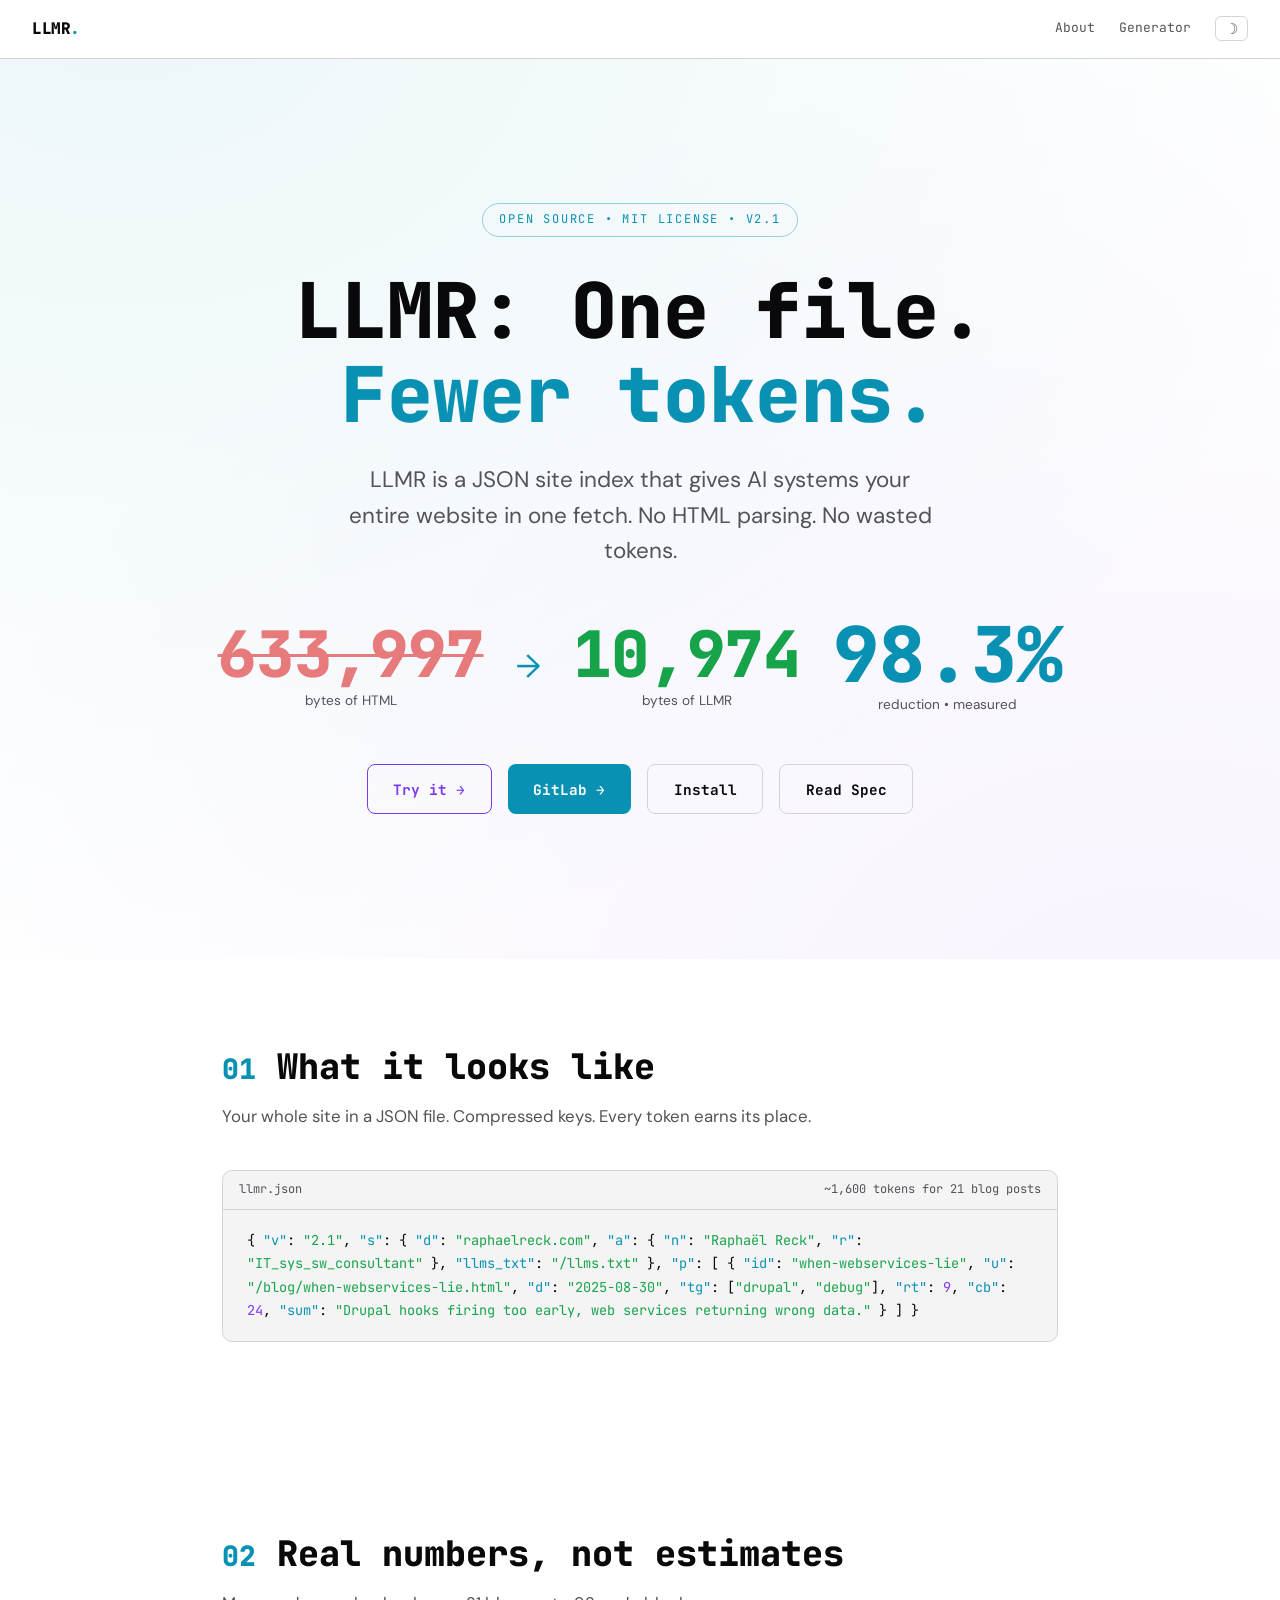
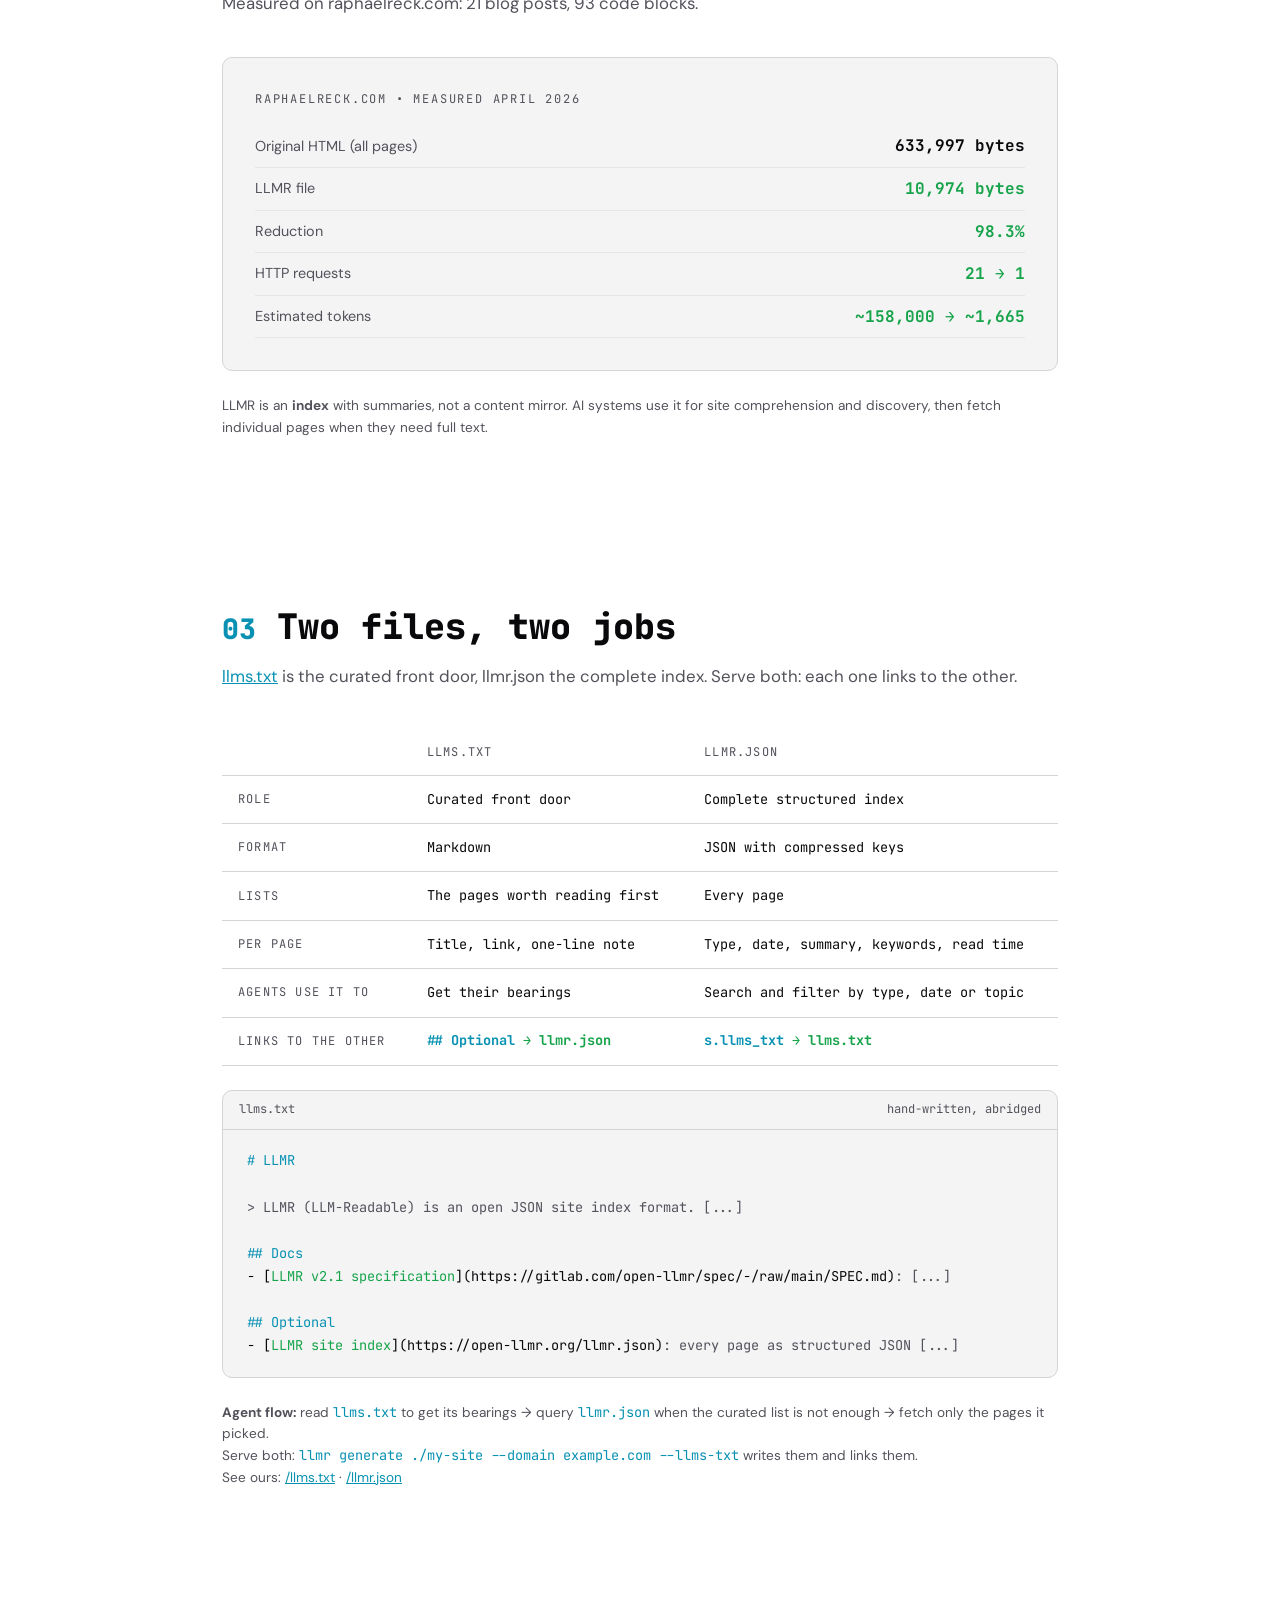
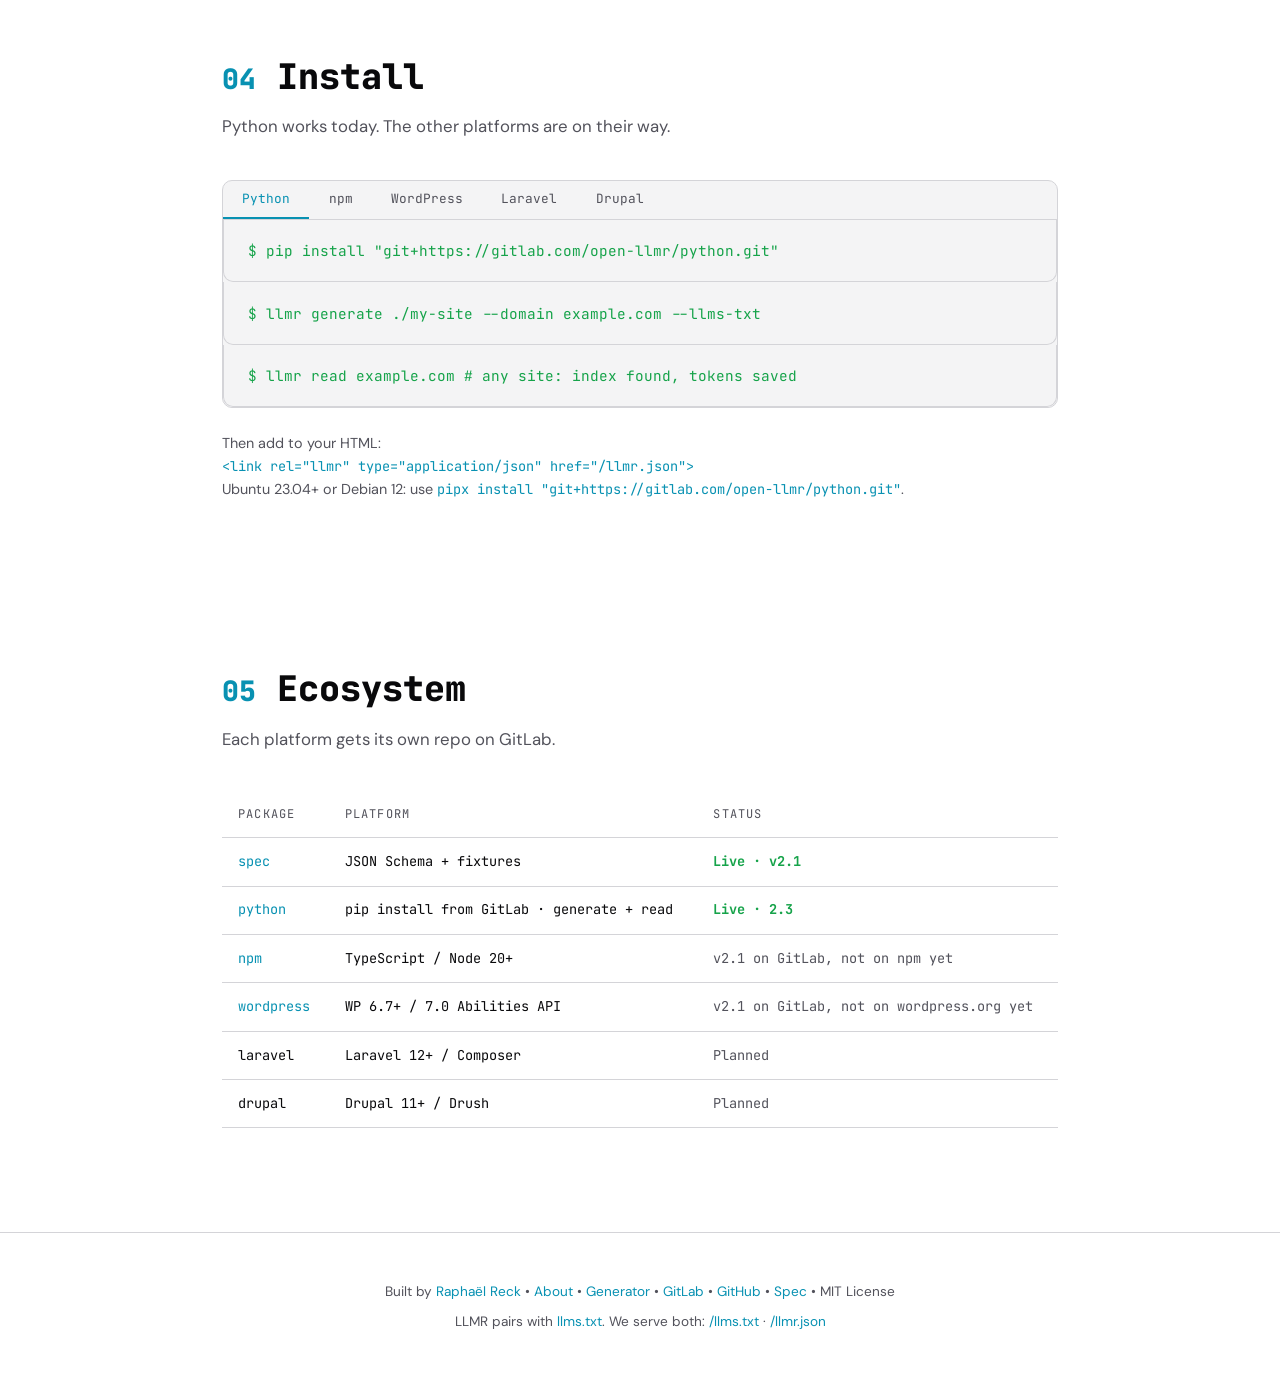
<file: index.html>
<!DOCTYPE html>
<html lang="en">
<head>
    <meta charset="UTF-8">
    <meta name="viewport" content="width=device-width, initial-scale=1.0">

    <title>LLMR: RSS for the AI Era</title>
    <meta name="description" content="LLMR: one llmr.json gives any AI your full site in a single fetch. 98.3% fewer tokens, 21 pages → 1 request. Open source, MIT. Python, npm, WordPress.">
    <meta name="author" content="Raphaël Reck">
    <meta name="keywords" content="llmr, llms.txt, AI indexing, LLM tokens, site index, RSS for AI, open source, token reduction, machine readable web">
    <meta name="robots" content="index, follow">
    <link rel="canonical" href="https://open-llmr.org/">
    <link rel="sitemap" type="application/xml" href="/sitemap.xml">
    <meta name="google-site-verification" content="CIKhMzYdtjAIRwDcUs2WtKZBkQTb6MCRo5nYR4fc11g" />

    <script type="application/ld+json">
    {
      "@context": "https://schema.org",
      "@type": "SoftwareApplication",
      "name": "LLMR",
      "alternateName": "LLM-Readable Format",
      "url": "https://open-llmr.org/",
      "description": "LLMR is an open-source JSON site index format that gives AI systems your entire website in one fetch, reducing token consumption by up to 98.3% compared to raw HTML.",
      "applicationCategory": "DeveloperApplication",
      "operatingSystem": "Any",
      "softwareVersion": "2.1",
      "dateModified": "2026-10-24",
      "license": "https://opensource.org/licenses/MIT",
      "codeRepository": "https://gitlab.com/open-llmr",
      "programmingLanguage": ["Python", "TypeScript", "PHP"],
      "author": { "@type": "Person", "name": "Raphaël Reck", "url": "https://raphaelreck.com" },
      "offers": { "@type": "Offer", "price": "0", "priceCurrency": "USD" },
      "featureList": [
        "98.3% token reduction vs raw HTML",
        "Single HTTP request for full site understanding",
        "Auto-generated from existing HTML",
        "Python, npm, and WordPress packages",
        "Pairs with llms.txt: each file links to the other"
      ]
    }
    </script>

    <script type="application/ld+json">
    {
      "@context": "https://schema.org",
      "@type": "WebSite",
      "name": "LLMR",
      "url": "https://open-llmr.org/",
      "description": "Open-source JSON site index format for AI systems. RSS for the AI era.",
      "author": { "@type": "Person", "name": "Raphaël Reck", "url": "https://raphaelreck.com" }
    }
    </script>

    <meta property="og:type" content="website">
    <meta property="og:url" content="https://open-llmr.org/">
    <meta property="og:site_name" content="LLMR">
    <meta property="og:title" content="LLMR: RSS for the AI Era">
    <meta property="og:description" content="One llmr.json gives any AI your full site in a single fetch. 98.3% fewer tokens, 21 pages → 1 request. Open source, MIT.">
    <meta property="og:image" content="https://open-llmr.org/og-image.png">
    <meta property="og:image:width" content="1200">
    <meta property="og:image:height" content="630">
    <meta property="og:image:alt" content="LLMR: 633,997 bytes of HTML shrinks to 10,974 bytes. 98.3% reduction.">
    <meta property="og:locale" content="en_US">

    <meta name="twitter:card" content="summary_large_image">
    <meta name="twitter:url" content="https://open-llmr.org/">
    <meta name="twitter:title" content="LLMR: RSS for the AI Era">
    <meta name="twitter:description" content="One llmr.json gives any AI your full site in a single fetch. 98.3% fewer tokens, 21 pages → 1 request. Open source, MIT.">
    <meta name="twitter:image" content="https://open-llmr.org/og-image.png">

    <link rel="llmr" type="application/json" href="/llmr.json">
    <link rel="preconnect" href="https://fonts.googleapis.com">
    <link rel="preconnect" href="https://fonts.gstatic.com" crossorigin>
    <link href="https://fonts.googleapis.com/css2?family=JetBrains+Mono:wght@400;700;800&family=DM+Sans:wght@400;500;700&display=swap" rel="stylesheet">
    <link rel="stylesheet" href="public/style/style.css">

    <!-- Apply saved theme before paint to avoid flash -->
    <script>
        (function() {
            var t = localStorage.getItem('llmr-theme') ||
                    (window.matchMedia('(prefers-color-scheme: light)').matches ? 'light' : 'dark');
            document.documentElement.setAttribute('data-theme', t);
        })();
    </script>
</head>
<body>

<nav>
    <a class="nav-logo" href="/">LLMR<span>.</span></a>
    <div class="nav-links">
        <a href="/about.html">About</a>
        <a href="/generate.html">Generator</a>
        <button class="theme-toggle" id="themeToggle" aria-label="Switch to light mode">☀</button>
    </div>
</nav>

<main>

<!-- HERO -->
<div class="hero">
    <div class="badge">Open Source &bull; MIT License &bull; v2.1</div>

    <h1>LLMR: One file.<br><span class="accent">Fewer tokens.</span></h1>

    <p class="subtitle">
        LLMR is a JSON site index that gives AI systems your entire website in one fetch.
        No HTML parsing. No wasted tokens.
    </p>

    <div class="counter-wrap">
        <div class="counter counter-old">
            <div class="counter-num">633,997</div>
            <div class="counter-label">bytes of HTML</div>
        </div>
        <div class="counter-arrow">&rarr;</div>
        <div class="counter counter-new">
            <div class="counter-num">10,974</div>
            <div class="counter-label">bytes of LLMR</div>
        </div>
        <div class="counter">
            <div class="counter-pct">98.3%</div>
            <div class="counter-pct-label">reduction &bull; measured</div>
        </div>
    </div>

    <div class="cta-row">
        <a href="/generate.html" class="btn btn-try">Try it &rarr;</a>
        <a href="https://gitlab.com/open-llmr" class="btn btn-primary">GitLab &rarr;</a>
        <a href="#install" class="btn btn-ghost">Install</a>
        <a href="https://gitlab.com/open-llmr/spec/-/blob/main/SPEC.md" class="btn btn-ghost">Read Spec</a>
    </div>
</div>

<!-- WHAT IT LOOKS LIKE -->
<section>
    <h2><span class="num" aria-hidden="true">01</span> What it looks like</h2>
    <p class="section-sub">Your whole site in a JSON file. Compressed keys. Every token earns its place.</p>

    <div class="code-block">
        <div class="code-header">
            <span>llmr.json</span>
            <span>~1,600 tokens for 21 blog posts</span>
        </div>
        <div class="code-body">{
  <span class="key">"v"</span>: <span class="str">"2.1"</span>,
  <span class="key">"s"</span>: {
    <span class="key">"d"</span>: <span class="str">"raphaelreck.com"</span>,
    <span class="key">"a"</span>: { <span class="key">"n"</span>: <span class="str">"Raphaël Reck"</span>, <span class="key">"r"</span>: <span class="str">"IT_sys_sw_consultant"</span> },
    <span class="key">"llms_txt"</span>: <span class="str">"/llms.txt"</span>
  },
  <span class="key">"p"</span>: [
    {
      <span class="key">"id"</span>: <span class="str">"when-webservices-lie"</span>,
      <span class="key">"u"</span>: <span class="str">"/blog/when-webservices-lie.html"</span>,
      <span class="key">"d"</span>: <span class="str">"2025-08-30"</span>,
      <span class="key">"tg"</span>: [<span class="str">"drupal"</span>, <span class="str">"debug"</span>],
      <span class="key">"rt"</span>: <span class="num">9</span>,
      <span class="key">"cb"</span>: <span class="num">24</span>,
      <span class="key">"sum"</span>: <span class="str">"Drupal hooks firing too early, web services returning wrong data."</span>
    }
  ]
}</div>
    </div>
</section>

<!-- BENCHMARK -->
<section>
    <h2><span class="num" aria-hidden="true">02</span> Real numbers, not estimates</h2>
    <p class="section-sub">Measured on raphaelreck.com: 21 blog posts, 93 code blocks.</p>

    <div class="benchmark">
        <div class="benchmark-title">raphaelreck.com &bull; measured april 2026</div>
        <div class="benchmark-row">
            <span class="benchmark-label">Original HTML (all pages)</span>
            <span class="benchmark-val">633,997 bytes</span>
        </div>
        <div class="benchmark-row">
            <span class="benchmark-label">LLMR file</span>
            <span class="benchmark-val green">10,974 bytes</span>
        </div>
        <div class="benchmark-row">
            <span class="benchmark-label">Reduction</span>
            <span class="benchmark-val green">98.3%</span>
        </div>
        <div class="benchmark-row">
            <span class="benchmark-label">HTTP requests</span>
            <span class="benchmark-val green">21 &rarr; 1</span>
        </div>
        <div class="benchmark-row">
            <span class="benchmark-label">Estimated tokens</span>
            <span class="benchmark-val green">~158,000 &rarr; ~1,665</span>
        </div>
    </div>

    <p class="section-note">
        LLMR is an <strong>index</strong> with summaries, not a content mirror. AI systems use it for site comprehension
        and discovery, then fetch individual pages when they need full text.
    </p>
</section>

<!-- LLMS.TXT PAIRING -->
<section>
    <h2><span class="num" aria-hidden="true">03</span> Two files, two jobs</h2>
    <p class="section-sub"><a href="https://llmstxt.org/">llms.txt</a> is the curated front door, llmr.json the complete index. Serve both: each one links to the other.</p>

    <table class="compare-table">
        <caption class="visually-hidden">How llms.txt and llmr.json split the work, and how each file links to the other</caption>
        <thead>
            <tr>
                <th scope="col"><span class="visually-hidden">Aspect</span></th>
                <th scope="col">llms.txt</th>
                <th scope="col">llmr.json</th>
            </tr>
        </thead>
        <tbody>
            <tr>
                <th scope="row">Role</th>
                <td>Curated front door</td>
                <td>Complete structured index</td>
            </tr>
            <tr>
                <th scope="row">Format</th>
                <td>Markdown</td>
                <td>JSON with compressed keys</td>
            </tr>
            <tr>
                <th scope="row">Lists</th>
                <td>The pages worth reading first</td>
                <td>Every page</td>
            </tr>
            <tr>
                <th scope="row">Per page</th>
                <td>Title, link, one-line note</td>
                <td>Type, date, summary, keywords, read time</td>
            </tr>
            <tr>
                <th scope="row">Agents use it to</th>
                <td>Get their bearings</td>
                <td>Search and filter by type, date or topic</td>
            </tr>
            <tr>
                <th scope="row">Links to the other</th>
                <td class="win"><code class="code-inline">##&nbsp;Optional</code> &rarr; llmr.json</td>
                <td class="win"><code class="code-inline">s.llms_txt</code> &rarr; llms.txt</td>
            </tr>
        </tbody>
    </table>

    <div class="code-block">
        <div class="code-header">
            <span>llms.txt</span>
            <span>hand-written, abridged</span>
        </div>
        <pre class="code-body"><span class="key"># LLMR</span>

<span class="dim">&gt; LLMR (LLM-Readable) is an open JSON site index format. [...]</span>

<span class="key">## Docs</span>
- [<span class="str">LLMR v2.1 specification</span>](https://gitlab.com/open-llmr/spec/-/raw/main/SPEC.md)<span class="dim">: [...]</span>

<span class="key">## Optional</span>
- [<span class="str">LLMR site index</span>](https://open-llmr.org/llmr.json)<span class="dim">: every page as structured JSON [...]</span></pre>
    </div>

    <p class="section-note">
        <strong>Agent flow:</strong> read <code class="code-inline">llms.txt</code> to get its bearings &rarr;
        query <code class="code-inline">llmr.json</code> when the curated list is not enough &rarr;
        fetch only the pages it picked.<br>
        Serve both: <code class="code-inline">llmr generate ./my-site --domain example.com --llms-txt</code> writes them and links them.<br>
        See ours: <a href="/llms.txt">/llms.txt</a> &middot; <a href="/llmr.json">/llmr.json</a>
    </p>
</section>

<!-- INSTALL -->
<section id="install">
    <h2><span class="num" aria-hidden="true">04</span> Install</h2>
    <p class="section-sub">Python works today. The other platforms are on their way.</p>

    <div class="code-block">
        <div class="tabs">
            <button class="tab active" onclick="switchTab('python')">Python</button>
            <button class="tab" onclick="switchTab('npm')">npm</button>
            <button class="tab" onclick="switchTab('wordpress')">WordPress</button>
            <button class="tab" onclick="switchTab('laravel')">Laravel</button>
            <button class="tab" onclick="switchTab('drupal')">Drupal</button>
        </div>
        <div class="tab-content active" id="tab-python">
            <div class="install-cmd" onclick="copyCmd(this)">$ pip install "git+https://gitlab.com/open-llmr/python.git"</div>
            <div class="install-cmd" onclick="copyCmd(this)">$ llmr generate ./my-site --domain example.com --llms-txt</div>
            <div class="install-cmd" onclick="copyCmd(this)">$ llmr read example.com <span class="dim"># any site: index found, tokens saved</span></div>
        </div>
        <div class="tab-content" id="tab-npm">
            <div class="install-cmd">Not on npm yet <span class="dim"># v2.1 source: gitlab.com/open-llmr/npm</span></div>
        </div>
        <div class="tab-content" id="tab-wordpress">
            <div class="install-cmd">Not on wordpress.org yet <span class="dim"># v2.1 source: gitlab.com/open-llmr/wordpress</span></div>
        </div>
        <div class="tab-content" id="tab-laravel">
            <div class="install-cmd" onclick="copyCmd(this)">$ composer require open-llmr/laravel && php artisan llmr:generate <span class="dim"># coming soon</span></div>
        </div>
        <div class="tab-content" id="tab-drupal">
            <div class="install-cmd" onclick="copyCmd(this)">$ drush llmr:generate <span class="dim"># coming soon</span></div>
        </div>
    </div>

    <p class="install-note">
        Then add to your HTML:<br>
        <code class="code-inline">&lt;link rel="llmr" type="application/json" href="/llmr.json"&gt;</code><br>
        Ubuntu 23.04+ or Debian 12: use <code class="code-inline">pipx install "git+https://gitlab.com/open-llmr/python.git"</code>.
    </p>
</section>

<!-- ECOSYSTEM -->
<section>
    <h2><span class="num" aria-hidden="true">05</span> Ecosystem</h2>
    <p class="section-sub">Each platform gets its own repo on GitLab.</p>

    <table class="compare-table" aria-label="LLMR ecosystem packages">
        <caption class="visually-hidden">LLMR ecosystem: available packages by platform and status</caption>
        <thead>
            <tr>
                <th scope="col">Package</th>
                <th scope="col">Platform</th>
                <th scope="col">Status</th>
            </tr>
        </thead>
        <tbody>
            <tr><td><a href="https://gitlab.com/open-llmr/spec/-/blob/main/SPEC.md">spec</a></td><td>JSON Schema + fixtures</td><td class="win">Live &middot; v2.1</td></tr>
            <tr><td><a href="https://gitlab.com/open-llmr/python">python</a></td><td>pip install from GitLab &middot; generate + read</td><td class="win">Live &middot; 2.3</td></tr>
            <tr><td><a href="https://gitlab.com/open-llmr/npm">npm</a></td><td>TypeScript / Node 20+</td><td class="lose">v2.1 on GitLab, not on npm yet</td></tr>
            <tr><td><a href="https://gitlab.com/open-llmr/wordpress">wordpress</a></td><td>WP 6.7+ / 7.0 Abilities API</td><td class="lose">v2.1 on GitLab, not on wordpress.org yet</td></tr>
            <tr><td>laravel</td><td>Laravel 12+ / Composer</td><td class="lose">Planned</td></tr>
            <tr><td>drupal</td><td>Drupal 11+ / Drush</td><td class="lose">Planned</td></tr>
        </tbody>
    </table>
</section>

</main>

<footer>
    <p>
        Built by <a href="https://raphaelreck.com">Raphaël Reck</a> &bull;
        <a href="/about.html">About</a> &bull;
        <a href="/generate.html">Generator</a> &bull;
        <a href="https://gitlab.com/open-llmr">GitLab</a> &bull;
        <a href="https://github.com/djassoRaph/open_llmr">GitHub</a> &bull;
        <a href="https://gitlab.com/open-llmr/spec/-/blob/main/SPEC.md">Spec</a> &bull;
        MIT License
    </p>
    <p class="footer-note">LLMR pairs with <a href="https://llmstxt.org/">llms.txt</a>. We serve both: <a href="/llms.txt">/llms.txt</a> &middot; <a href="/llmr.json">/llmr.json</a></p>
</footer>

<script src="public/script/theme.js"></script>
<script src="public/script/script.js"></script>

</body>
</html>
</file>
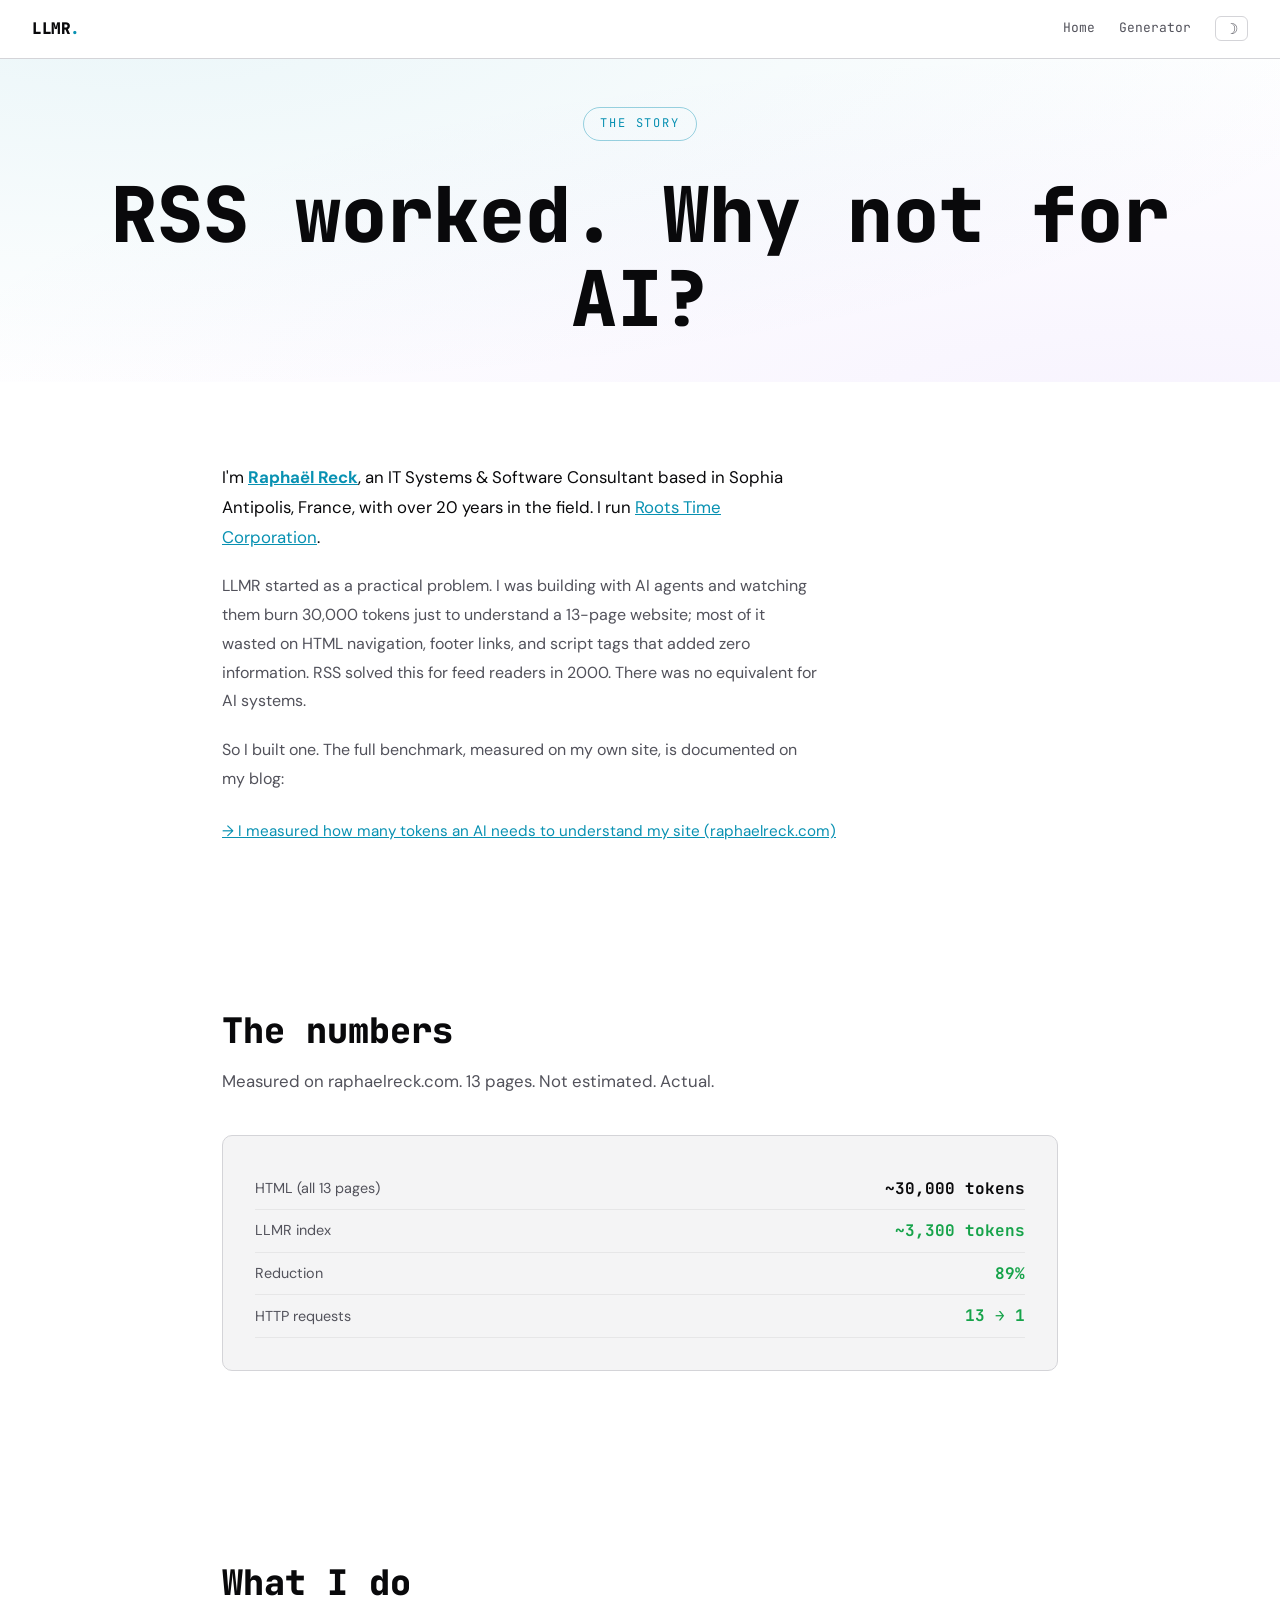
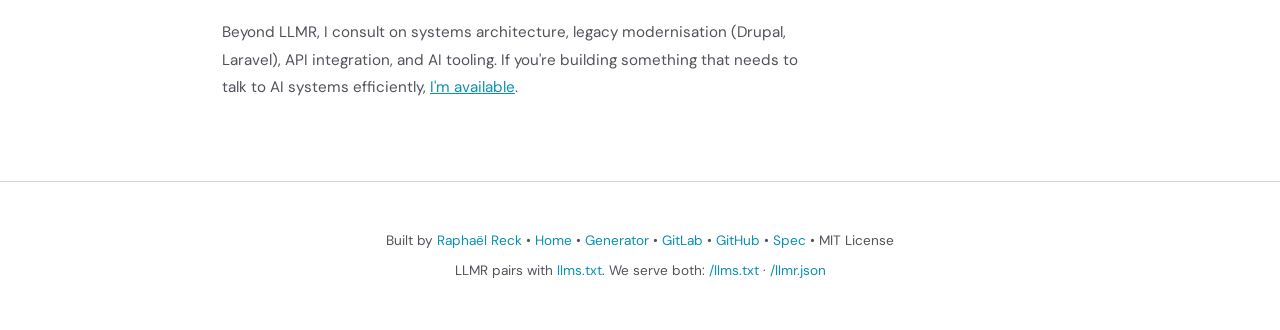
<file: about.html>
<!DOCTYPE html>
<html lang="en">
<head>
    <meta charset="UTF-8">
    <meta name="viewport" content="width=device-width, initial-scale=1.0">

    <title>About LLMR: Built by Raphaël Reck</title>
    <meta name="description" content="LLMR was built by Raphaël Reck, an IT Systems &amp; Software Consultant with 20+ years of experience. Read the story behind the format.">
    <meta name="author" content="Raphaël Reck">
    <meta name="keywords" content="llmr, about llmr, Raphaël Reck, RSS for AI, AI agents, token usage, site index, benchmark, Roots Time Corporation">
    <meta name="robots" content="index, follow">
    <link rel="canonical" href="https://open-llmr.org/about.html">
    <link rel="sitemap" type="application/xml" href="/sitemap.xml">

    <script type="application/ld+json">
    {
      "@context": "https://schema.org",
      "@type": "AboutPage",
      "name": "About LLMR",
      "url": "https://open-llmr.org/about.html",
      "description": "The story behind LLMR and its creator.",
      "dateModified": "2026-10-24",
      "author": {
        "@type": "Person",
        "name": "Raphaël Reck",
        "url": "https://raphaelreck.com",
        "jobTitle": "IT Systems & Software Consultant",
        "sameAs": [
          "https://raphaelreck.com",
          "https://gitlab.com/open-llmr",
          "https://github.com/djassoRaph"
        ]
      }
    }
    </script>

    <meta property="og:type" content="profile">
    <meta property="og:url" content="https://open-llmr.org/about.html">
    <meta property="og:site_name" content="LLMR">
    <meta property="og:title" content="About LLMR: Built by Raphaël Reck">
    <meta property="og:description" content="LLMR was built by Raphaël Reck, an IT Systems &amp; Software Consultant with 20+ years of experience.">
    <meta property="og:image" content="https://open-llmr.org/og-image.png">
    <meta property="og:locale" content="en_US">

    <meta name="twitter:card" content="summary_large_image">
    <meta name="twitter:url" content="https://open-llmr.org/about.html">
    <meta name="twitter:title" content="About LLMR: Built by Raphaël Reck">
    <meta name="twitter:description" content="RSS worked. Why not for AI?. Raphaël Reck on why AI needed RSS, and why he built it.">
    <meta name="twitter:image" content="https://open-llmr.org/og-image.png">

    <link rel="llmr" type="application/json" href="/llmr.json">
    <link rel="preconnect" href="https://fonts.googleapis.com">
    <link rel="preconnect" href="https://fonts.gstatic.com" crossorigin>
    <link href="https://fonts.googleapis.com/css2?family=JetBrains+Mono:wght@400;700;800&family=DM+Sans:wght@400;500;700&display=swap" rel="stylesheet">
    <link rel="stylesheet" href="public/style/style.css">

    <script>
        (function() {
            var t = localStorage.getItem('llmr-theme') ||
                    (window.matchMedia('(prefers-color-scheme: light)').matches ? 'light' : 'dark');
            document.documentElement.setAttribute('data-theme', t);
        })();
    </script>
</head>
<body>

<nav>
    <a class="nav-logo" href="/">LLMR<span>.</span></a>
    <div class="nav-links">
        <a href="/">Home</a>
        <a href="/generate.html">Generator</a>
        <button class="theme-toggle" id="themeToggle" aria-label="Switch to light mode">☀</button>
    </div>
</nav>

<main>

<div class="hero hero--compact">
    <div class="badge">The story</div>
    <h1>RSS worked. Why not for AI?</h1>
</div>

<section>
    <p class="prose">
        I'm <a href="https://raphaelreck.com" rel="author"><strong>Raphaël Reck</strong></a>, an IT Systems &amp; Software
        Consultant based in Sophia Antipolis, France, with over 20 years in the field. I run
        <a href="https://raphaelreck.com/roots-time/manifesto.html">Roots Time Corporation</a>.
    </p>

    <p class="prose-muted">
        LLMR started as a practical problem. I was building with AI agents and watching them burn 30,000 tokens just to
        understand a 13-page website; most of it wasted on HTML navigation, footer links, and script tags that added
        zero information. RSS solved this for feed readers in 2000. There was no equivalent for AI systems.
    </p>

    <p class="prose-muted">
        So I built one. The full benchmark, measured on my own site, is documented on my blog:
    </p>

    <div class="about-cta">
        <a href="https://raphaelreck.com/blog/llmr-benchmark-update.html" rel="author">
            &rarr; I measured how many tokens an AI needs to understand my site (raphaelreck.com)
        </a>
    </div>
</section>

<section>
    <h2><span class="num" aria-hidden="true"></span> The numbers</h2>
    <p class="section-sub">Measured on raphaelreck.com. 13 pages. Not estimated. Actual.</p>

    <div class="benchmark">
        <div class="benchmark-row">
            <span class="benchmark-label">HTML (all 13 pages)</span>
            <span class="benchmark-val">~30,000 tokens</span>
        </div>
        <div class="benchmark-row">
            <span class="benchmark-label">LLMR index</span>
            <span class="benchmark-val green">~3,300 tokens</span>
        </div>
        <div class="benchmark-row">
            <span class="benchmark-label">Reduction</span>
            <span class="benchmark-val green">89%</span>
        </div>
        <div class="benchmark-row">
            <span class="benchmark-label">HTTP requests</span>
            <span class="benchmark-val green">13 &rarr; 1</span>
        </div>
    </div>
</section>

<section>
    <h2><span class="num" aria-hidden="true"></span> What I do</h2>
    <p class="prose-sm">
        Beyond LLMR, I consult on systems architecture, legacy modernisation (Drupal, Laravel), API integration, and
        AI tooling. If you're building something that needs to talk to AI systems efficiently,
        <a href="https://raphaelreck.com">I'm available</a>.
    </p>
</section>

</main>

<footer>
    <p>
        Built by <a href="https://raphaelreck.com" rel="author">Raphaël Reck</a> &bull;
        <a href="/">Home</a> &bull;
        <a href="/generate.html">Generator</a> &bull;
        <a href="https://gitlab.com/open-llmr">GitLab</a> &bull;
        <a href="https://github.com/djassoRaph/open_llmr">GitHub</a> &bull;
        <a href="https://gitlab.com/open-llmr/spec/-/blob/main/SPEC.md">Spec</a> &bull;
        MIT License
    </p>
    <p class="footer-note">LLMR pairs with <a href="https://llmstxt.org/">llms.txt</a>. We serve both: <a href="/llms.txt">/llms.txt</a> &middot; <a href="/llmr.json">/llmr.json</a></p>
</footer>

<script src="public/script/theme.js"></script>

</body>
</html>
</file>
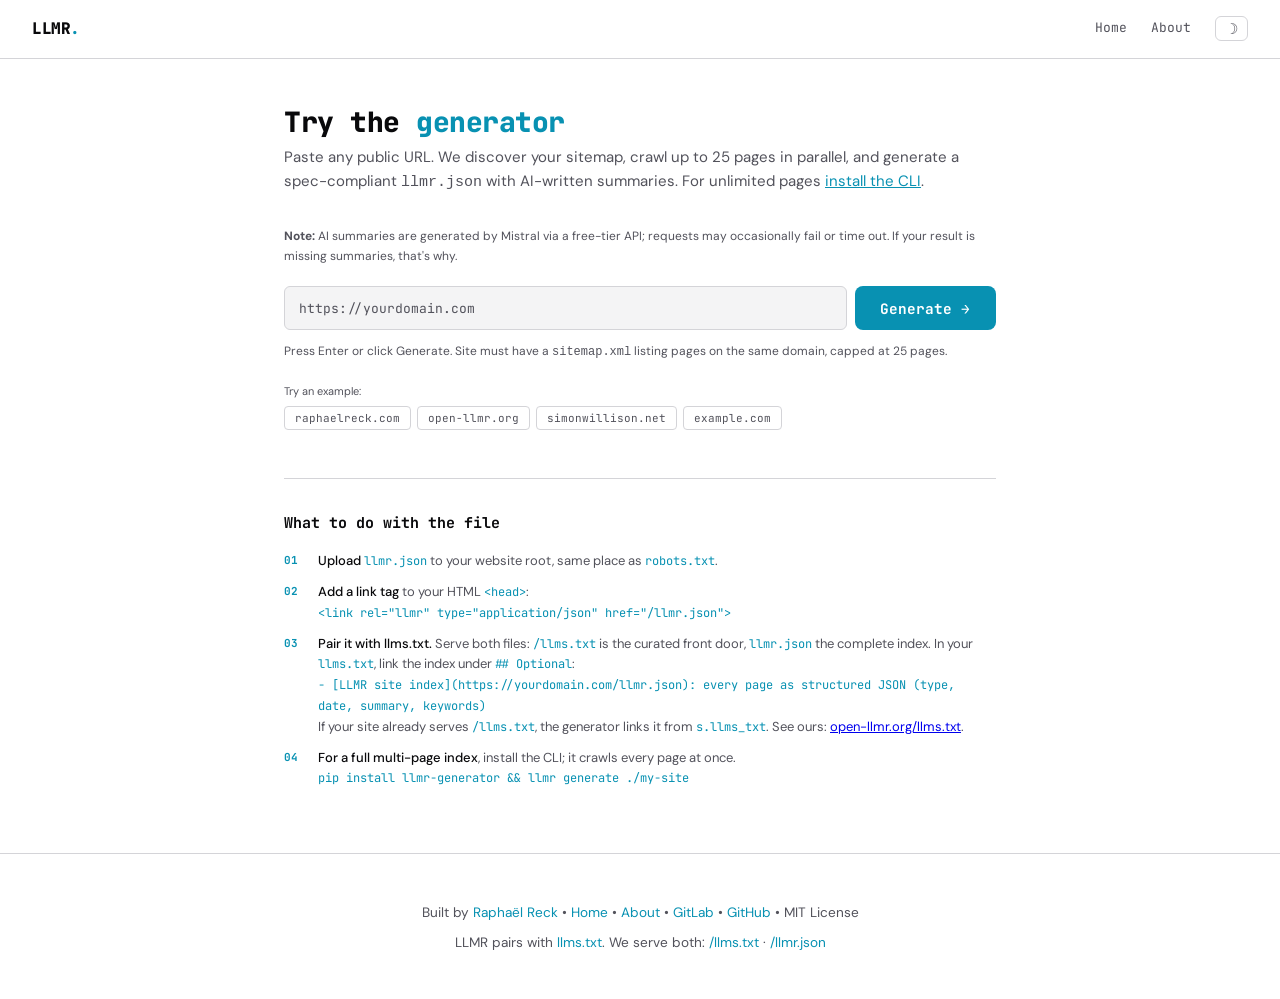
<file: generate.html>
<!DOCTYPE html>
<html lang="en">
<head>
    <meta charset="UTF-8">
    <meta name="viewport" content="width=device-width, initial-scale=1.0">

    <title>LLMR Generator: Try it live</title>
    <meta name="description" content="Paste any URL and get a ready-to-deploy llmr.json in seconds. Free, open source.">
    <meta name="author" content="Raphaël Reck">
    <meta name="keywords" content="llmr, llmr.json, llmr generator, online generator, sitemap.xml, AI summaries, site index, AI indexing, open source">
    <meta name="robots" content="index, follow">
    <link rel="canonical" href="https://open-llmr.org/generate.html">
    <link rel="sitemap" type="application/xml" href="/sitemap.xml">

    <script type="application/ld+json">
    {
      "@context": "https://schema.org",
      "@type": "WebApplication",
      "name": "LLMR Generator",
      "url": "https://open-llmr.org/generate.html",
      "dateModified": "2026-10-24"
    }
    </script>

    <meta property="og:type" content="website">
    <meta property="og:url" content="https://open-llmr.org/generate.html">
    <meta property="og:site_name" content="LLMR">
    <meta property="og:title" content="LLMR Generator: Try it live">
    <meta property="og:description" content="Paste any URL and get a ready-to-deploy llmr.json in seconds. Free, open source.">
    <meta property="og:image" content="https://open-llmr.org/og-image.png">
    <meta property="og:locale" content="en_US">

    <meta name="twitter:card" content="summary_large_image">
    <meta name="twitter:url" content="https://open-llmr.org/generate.html">
    <meta name="twitter:title" content="LLMR Generator: Try it live">
    <meta name="twitter:description" content="Paste any URL and get a spec-compliant llmr.json in seconds. Free, open source.">
    <meta name="twitter:image" content="https://open-llmr.org/og-image.png">

    <link rel="llmr" type="application/json" href="/llmr.json">
    <link rel="preconnect" href="https://fonts.googleapis.com">
    <link rel="preconnect" href="https://fonts.gstatic.com" crossorigin>
    <link href="https://fonts.googleapis.com/css2?family=JetBrains+Mono:wght@400;700;800&family=DM+Sans:wght@400;500;700&display=swap" rel="stylesheet">
    <link rel="stylesheet" href="public/style/style.css">
    <link rel="stylesheet" href="public/style/generate.css?v=2.1">

    <script>
        (function() {
            var t = localStorage.getItem('llmr-theme') ||
                    (window.matchMedia('(prefers-color-scheme: light)').matches ? 'light' : 'dark');
            document.documentElement.setAttribute('data-theme', t);
        })();
    </script>
</head>
<body>

<nav>
    <a class="nav-logo" href="/">LLMR<span>.</span></a>
    <div class="nav-links">
        <a href="/">Home</a>
        <a href="/about.html">About</a>
        <button class="theme-toggle" id="themeToggle" aria-label="Switch to light mode">☀</button>
    </div>
</nav>

<div class="page">

    <h1 class="page-title">Try the <span>generator</span></h1>
    <p class="page-sub">
        Paste any public URL. We discover your sitemap, crawl up to 25 pages in parallel,
        and generate a spec-compliant <code>llmr.json</code> with AI-written summaries.
        For unlimited pages <a href="/#install">install the CLI</a>.
    </p>

    <p class="hint">
        <strong>Note:</strong> AI summaries are generated by Mistral via a free-tier API;
        requests may occasionally fail or time out. If your result is missing summaries, that's why.
    </p>

    <div class="input-row">
        <input id="urlInput" class="url-input" type="url" placeholder="https://yourdomain.com" autocomplete="off" spellcheck="false" />
        <button id="genBtn" class="btn btn-primary" onclick="generate()">Generate &rarr;</button>
    </div>

    <!-- Shown only on sitemap_not_found — JS controls display -->
    <div class="input-row" id="sitemapRow" style="display:none">
        <input id="sitemapInput" class="url-input" type="url" placeholder="https://yourdomain.com/sitemap.xml" autocomplete="off" spellcheck="false" />
        <button id="retryBtn" class="btn btn-primary" onclick="retryWithSitemap()">Retry &rarr;</button>
    </div>

    <p class="hint">Press Enter or click Generate. Site must have a <code>sitemap.xml</code> listing pages on the same domain, capped at 25 pages.</p>

    <div class="ex-label">Try an example:</div>
    <div class="examples">
        <button class="ex-btn" onclick="setUrl('https://raphaelreck.com')">raphaelreck.com</button>
        <button class="ex-btn" onclick="setUrl('https://open-llmr.org')">open-llmr.org</button>
        <button class="ex-btn" onclick="setUrl('https://simonwillison.net')">simonwillison.net</button>
        <button class="ex-btn" onclick="setUrl('https://example.com')">example.com</button>
    </div>

    <div class="status" id="status">
        <div class="spinner"></div>
        <div class="status-txt" id="statusTxt">
            <span id="statusMsg">Looking for sitemap…</span><span id="elapsed"></span>
        </div>
    </div>

    <div class="error" id="error"></div>
    <div class="warning" id="warning"></div>

    <div class="stats" id="stats">
        <div class="stat"><div class="stat-lbl">Pages indexed</div><div class="stat-val" id="sPages">1</div></div>
        <div class="stat"><div class="stat-lbl">Est. reduction</div><div class="stat-val" id="sRed">-</div></div>
        <div class="stat"><div class="stat-lbl">File size</div><div class="stat-val" id="sSize">-</div></div>
    </div>

    <div class="result" id="result">
        <div class="result-hdr">
            <div class="result-meta">
                <span class="result-file">llmr.json</span>
                <span class="result-info" id="rInfo"></span>
                <span class="copy-ok" id="copyOk">copied!</span>
            </div>
            <div class="result-actions">
                <button class="btn btn-ghost btn--xs" onclick="copyJson()">Copy</button>
                <button class="btn btn-primary btn--xs" onclick="downloadJson()">Download</button>
            </div>
        </div>
        <div class="code" id="code"></div>
    </div>

    <div class="howto">
        <h2>What to do with the file</h2>
        <div class="steps">
            <div class="step">
                <div class="step-num">01</div>
                <div class="step-body">
                    <strong>Upload</strong> <code>llmr.json</code> to your website root, same place as <code>robots.txt</code>.
                </div>
            </div>
            <div class="step">
                <div class="step-num">02</div>
                <div class="step-body">
                    <strong>Add a link tag</strong> to your HTML <code>&lt;head&gt;</code>:<br>
                    <code>&lt;link rel="llmr" type="application/json" href="/llmr.json"&gt;</code>
                </div>
            </div>
            <div class="step">
                <div class="step-num">03</div>
                <div class="step-body">
                    <strong>Pair it with llms.txt.</strong> Serve both files: <code>/llms.txt</code> is the curated front door,
                    <code>llmr.json</code> the complete index. In your <code>llms.txt</code>, link the index under <code>## Optional</code>:<br>
                    <code>- [LLMR site index](https://yourdomain.com/llmr.json): every page as structured JSON (type, date, summary, keywords)</code><br>
                    If your site already serves <code>/llms.txt</code>, the generator links it from <code>s.llms_txt</code>.
                    See ours: <a href="/llms.txt">open-llmr.org/llms.txt</a>.
                </div>
            </div>
            <div class="step">
                <div class="step-num">04</div>
                <div class="step-body">
                    <strong>For a full multi-page index</strong>, install the CLI; it crawls every page at once.<br>
                    <code>pip install llmr-generator &amp;&amp; llmr generate ./my-site</code>
                </div>
            </div>
        </div>
    </div>

</div>

<footer>
    <p>
        Built by <a href="https://raphaelreck.com" rel="author">Raphaël Reck</a> &bull;
        <a href="/">Home</a> &bull;
        <a href="/about.html">About</a> &bull;
        <a href="https://gitlab.com/open-llmr">GitLab</a> &bull;
        <a href="https://github.com/djassoRaph/open_llmr">GitHub</a> &bull;
        MIT License
    </p>
    <p class="footer-note">LLMR pairs with <a href="https://llmstxt.org/">llms.txt</a>. We serve both: <a href="/llms.txt">/llms.txt</a> &middot; <a href="/llmr.json">/llmr.json</a></p>
</footer>

<script src="public/script/theme.js"></script>
<script src="public/script/generate.js?v=2.1.1"></script>

</body>
</html>
</file>
<file: public/style/style.css>
/* ================================================================
   style.css — LLMR website
   Dark theme by default. Light theme: [data-theme="light"]
   ================================================================ */

/* --- VARIABLES (dark default) --- */
:root {
    --bg:      #0a0a0b;
    --surface: #141416;
    --surface2:#1a1a1e;
    --border:  #2a2a2e;
    --text:    #e4e4e7;
    --muted:   #71717a;
    --accent:  #22d3ee;
    --accent2: #a78bfa;
    --red:     #f87171;
    --green:   #4ade80;
    --mono:    'JetBrains Mono', monospace;
    --sans:    'DM Sans', system-ui, sans-serif;
}

/* --- LIGHT THEME --- */
[data-theme="light"] {
    --bg:      #ffffff;
    --surface: #f4f4f5;
    --surface2:#e4e4e7;
    --border:  #d4d4d8;
    --text:    #09090b;
    --muted:   #52525b;
    --accent:  #0891b2;
    --accent2: #7c3aed;
    --red:     #dc2626;
    --green:   #16a34a;
}

/* --- RESET --- */
*, *::before, *::after { margin: 0; padding: 0; box-sizing: border-box; }

html { scroll-behavior: smooth; }

body {
    font-family: var(--sans);
    background: var(--bg);
    color: var(--text);
    line-height: 1.6;
    -webkit-font-smoothing: antialiased;
}

/* --- NAV --- */
nav {
    display: flex;
    align-items: center;
    justify-content: space-between;
    padding: 1rem 2rem;
    border-bottom: 1px solid var(--border);
    position: sticky;
    top: 0;
    z-index: 100;
    background: var(--bg);
}

.nav-logo {
    font-family: var(--mono);
    font-weight: 800;
    font-size: 16px;
    color: var(--text);
    text-decoration: none;
    letter-spacing: -0.5px;
}

.nav-logo span { color: var(--accent); }

.nav-links {
    display: flex;
    align-items: center;
    gap: 1.5rem;
}

.nav-links a {
    font-size: 13px;
    color: var(--muted);
    font-family: var(--mono);
    text-decoration: none;
    transition: color .15s;
}

.nav-links a:hover { color: var(--text); }

/* --- THEME TOGGLE BUTTON --- */
.theme-toggle {
    background: none;
    border: 1px solid var(--border);
    border-radius: 6px;
    color: var(--muted);
    cursor: pointer;
    font-size: 15px;
    padding: 4px 9px;
    line-height: 1;
    transition: all .2s;
}

.theme-toggle:hover {
    border-color: var(--accent);
    color: var(--accent);
}

/* --- HERO --- */
.hero {
    min-height: 100vh;
    display: flex;
    flex-direction: column;
    align-items: center;
    justify-content: center;
    text-align: center;
    padding: 2rem;
    position: relative;
    overflow: hidden;
}

.hero::before {
    content: '';
    position: absolute;
    top: -50%; left: -50%;
    width: 200%; height: 200%;
    background:
        radial-gradient(ellipse at 30% 20%, rgba(34,211,238,0.06) 0%, transparent 50%),
        radial-gradient(ellipse at 70% 80%, rgba(167,139,250,0.04) 0%, transparent 50%);
    pointer-events: none;
}

[data-theme="light"] .hero::before {
    background:
        radial-gradient(ellipse at 30% 20%, rgba(8,145,178,0.08) 0%, transparent 50%),
        radial-gradient(ellipse at 70% 80%, rgba(124,58,237,0.06) 0%, transparent 50%);
}

.hero--compact {
    min-height: auto;
    padding-top: 3rem;
    padding-bottom: 1rem;
}

.badge {
    display: inline-block;
    font-family: var(--mono);
    font-size: 0.75rem;
    letter-spacing: 0.15em;
    text-transform: uppercase;
    color: var(--accent);
    border: 1px solid rgba(34,211,238,0.3);
    padding: 0.4rem 1rem;
    border-radius: 99px;
    margin-bottom: 2rem;
    animation: fadeIn 0.6s ease-out;
}

[data-theme="light"] .badge { border-color: rgba(8,145,178,0.4); }

h1 {
    font-family: var(--mono);
    font-size: clamp(2.5rem, 6vw, 5rem);
    font-weight: 800;
    line-height: 1.1;
    margin-bottom: 1.5rem;
    animation: fadeIn 0.6s ease-out 0.1s both;
}

h1 .accent { color: var(--accent); }

.subtitle {
    font-size: clamp(1.1rem, 2vw, 1.4rem);
    color: var(--muted);
    max-width: 600px;
    margin-bottom: 3rem;
    animation: fadeIn 0.6s ease-out 0.2s both;
}

/* --- TOKEN COUNTER --- */
.counter-wrap {
    display: flex;
    align-items: center;
    gap: 2rem;
    margin-bottom: 3rem;
    flex-wrap: wrap;
    justify-content: center;
    animation: fadeIn 0.8s ease-out 0.4s both;
}

.counter { text-align: center; }

.counter-num {
    font-family: var(--mono);
    font-size: clamp(2.5rem, 5vw, 4rem);
    font-weight: 800;
    line-height: 1;
}

.counter-label { font-size: 0.85rem; color: var(--muted); margin-top: 0.25rem; }

.counter-old .counter-num {
    color: var(--red);
    text-decoration: line-through;
    text-decoration-thickness: 3px;
    opacity: 0.6;
}

.counter-new .counter-num { color: var(--green); }

.counter-arrow { font-size: 2rem; color: var(--accent); }

.counter-pct {
    font-family: var(--mono);
    font-size: clamp(3rem, 6vw, 5rem);
    font-weight: 800;
    color: var(--accent);
    line-height: 1;
}

.counter-pct-label { font-size: 0.85rem; color: var(--muted); }

/* --- BUTTONS & CTA --- */
.cta-row {
    display: flex;
    gap: 1rem;
    flex-wrap: wrap;
    justify-content: center;
    animation: fadeIn 0.6s ease-out 0.5s both;
}

.btn {
    display: inline-flex;
    align-items: center;
    gap: 0.5rem;
    padding: 0.8rem 1.6rem;
    border-radius: 8px;
    font-family: var(--mono);
    font-size: 0.9rem;
    font-weight: 700;
    text-decoration: none;
    transition: all 0.2s;
    cursor: pointer;
    border: none;
}

.btn-primary {
    background: var(--accent);
    color: var(--bg);
}

.btn-primary:hover {
    background: #67e8f9;
    transform: translateY(-2px);
    box-shadow: 0 8px 30px rgba(34,211,238,0.2);
}

[data-theme="light"] .btn-primary:hover { background: #06b6d4; }

.btn-ghost {
    background: transparent;
    color: var(--text);
    border: 1px solid var(--border);
}

.btn-ghost:hover {
    border-color: var(--accent);
    color: var(--accent);
}

/* "Try it" button — accent2 (purple) */
.btn-try {
    background: transparent;
    color: var(--accent2);
    border: 1px solid var(--accent2);
}

.btn-try:hover {
    background: rgba(167,139,250,0.1);
    transform: translateY(-2px);
    box-shadow: 0 8px 30px rgba(167,139,250,0.15);
}

[data-theme="light"] .btn-try:hover { background: rgba(124,58,237,0.08); }

/* --- SECTIONS --- */
section {
    max-width: 900px;
    margin: 0 auto;
    padding: 5rem 2rem;
}

h2 {
    font-family: var(--mono);
    font-size: clamp(1.5rem, 3vw, 2.2rem);
    font-weight: 800;
    margin-bottom: 0.5rem;
}

h2 .num { color: var(--accent); font-size: 0.8em; }

.section-sub {
    color: var(--muted);
    margin-bottom: 2.5rem;
    font-size: 1.05rem;
}

/* --- CODE BLOCK --- */
.code-block {
    background: var(--surface);
    border: 1px solid var(--border);
    border-radius: 10px;
    overflow: hidden;
    margin: 1.5rem 0;
}

.code-header {
    display: flex;
    align-items: center;
    justify-content: space-between;
    padding: 0.6rem 1rem;
    border-bottom: 1px solid var(--border);
    font-family: var(--mono);
    font-size: 0.75rem;
    color: var(--muted);
}

.code-body {
    padding: 1.2rem 1.5rem;
    font-family: var(--mono);
    font-size: 0.85rem;
    line-height: 1.7;
    overflow-x: auto;
}

.code-body .key { color: var(--accent); }
.code-body .str { color: var(--green); }
.code-body .num { color: var(--accent2); }
.code-body .dim { color: var(--muted); }

/* --- INSTALL TABS --- */
.tabs {
    display: flex;
    border-bottom: 1px solid var(--border);
}

.tab {
    padding: 0.6rem 1.2rem;
    font-family: var(--mono);
    font-size: 0.8rem;
    color: var(--muted);
    cursor: pointer;
    border: none;
    background: none;
    border-bottom: 2px solid transparent;
    transition: all 0.2s;
}

.tab:hover { color: var(--text); }
.tab.active { color: var(--accent); border-bottom-color: var(--accent); }

.tab-content { display: none; }
.tab-content.active { display: block; }

.install-cmd {
    padding: 1.2rem 1.5rem;
    font-family: var(--mono);
    font-size: 0.9rem;
    background: var(--surface);
    border: 1px solid var(--border);
    border-top: none;
    border-radius: 0 0 10px 10px;
    color: var(--green);
    cursor: pointer;
    position: relative;
}

.install-cmd:hover::after {
    content: 'click to copy';
    position: absolute;
    right: 1rem;
    top: 50%;
    transform: translateY(-50%);
    font-size: 0.7rem;
    color: var(--muted);
}

/* --- COMPARISON TABLE --- */
.compare-table {
    width: 100%;
    border-collapse: collapse;
    font-family: var(--mono);
    font-size: 0.85rem;
    margin: 1.5rem 0;
}

.compare-table th,
.compare-table td {
    padding: 0.8rem 1rem;
    text-align: left;
    border-bottom: 1px solid var(--border);
}

.compare-table th {
    color: var(--muted);
    font-weight: 400;
    font-size: 0.75rem;
    text-transform: uppercase;
    letter-spacing: 0.1em;
}

.compare-table .win  { color: var(--green); font-weight: 700; }
.compare-table .lose { color: var(--muted); }

/* --- BENCHMARK --- */
.benchmark {
    background: var(--surface);
    border: 1px solid var(--border);
    border-radius: 10px;
    padding: 2rem;
    margin: 1.5rem 0;
}

.benchmark-title {
    font-family: var(--mono);
    font-size: 0.75rem;
    color: var(--muted);
    text-transform: uppercase;
    letter-spacing: 0.15em;
    margin-bottom: 1rem;
}

.benchmark-row {
    display: flex;
    justify-content: space-between;
    align-items: center;
    padding: 0.5rem 0;
    border-bottom: 1px solid rgba(255,255,255,0.05);
}

[data-theme="light"] .benchmark-row { border-bottom-color: rgba(0,0,0,0.06); }

.benchmark-label { color: var(--muted); font-size: 0.9rem; }
.benchmark-val   { font-family: var(--mono); font-weight: 700; }
.benchmark-val.green { color: var(--green); }

/* --- FOOTER --- */
footer {
    text-align: center;
    padding: 3rem 2rem;
    color: var(--muted);
    font-size: 0.85rem;
    border-top: 1px solid var(--border);
}

footer a { color: var(--accent); text-decoration: none; }
footer a:hover { text-decoration: underline; }

/* --- ANIMATIONS --- */
@keyframes fadeIn {
    from { opacity: 0; transform: translateY(20px); }
    to   { opacity: 1; transform: translateY(0); }
}

/* --- UTILITY --- */
.visually-hidden {
    position: absolute;
    width: 1px; height: 1px;
    padding: 0; margin: -1px;
    overflow: hidden; clip: rect(0,0,0,0);
    white-space: nowrap; border: 0;
}

/* --- IN-TEXT LINK COLOURS --- */
.section-sub a   { color: var(--accent); }
.section-note a  { color: var(--accent); }
.compare-table a { color: var(--accent); text-decoration: none; }
.compare-table a:hover { text-decoration: underline; }

/* --- PROSE (about page) --- */
.prose {
    font-size: 1.05rem;
    line-height: 1.8;
    max-width: 600px;
    color: var(--text);
}

.prose-muted {
    font-size: 1rem;
    line-height: 1.8;
    max-width: 600px;
    color: var(--muted);
    margin-top: 1.25rem;
}

.prose-sm {
    font-size: 0.95rem;
    line-height: 1.8;
    max-width: 600px;
    color: var(--muted);
}

.prose a,
.prose-muted a,
.prose-sm a { color: var(--accent); }

/* --- ABOUT CTA --- */
.about-cta { margin-top: 1.5rem; }
.about-cta a { color: var(--accent); font-size: 0.95rem; }

/* --- INLINE CODE --- */
.code-inline {
    color: var(--accent);
    font-family: var(--mono);
    font-size: 0.85rem;
}

/* --- NOTES --- */
.section-note  { color: var(--muted); font-size: 0.85rem; margin-top: 1rem; }
.install-note  { margin-top: 1.5rem; color: var(--muted); font-size: 0.9rem; }
.footer-note   { margin-top: 0.5rem; color: var(--muted); }

/* --- RESPONSIVE --- */
@media (max-width: 640px) {
    nav             { padding: 0.75rem 1rem; }
    .nav-links      { gap: 1rem; }
    .counter-wrap   { gap: 1rem; }
    .counter-arrow  { display: none; }
    section         { padding: 3rem 1.5rem; }
    .cta-row        { gap: 0.75rem; }
}
</file>
<file: public/style/generate.css>
/* generate.css — styles specific to the generator tool page
   Loaded after style.css which provides all base styles, nav, and variables */

/* --- PAGE LAYOUT --- */
.page {
    max-width: 760px;
    margin: 0 auto;
    padding: 3rem 1.5rem 4rem;
}

.page-title {
    font-family: var(--mono);
    font-size: 28px;
    font-weight: 800;
    letter-spacing: -0.5px;
    margin-bottom: .5rem;
}

.page-title span { color: var(--accent); }

.page-sub {
    font-size: 15px;
    color: var(--muted);
    margin-bottom: 2rem;
    line-height: 1.6;
}

.page-sub a { color: var(--accent); }

/* --- URL INPUT ROW --- */
.input-row { display: flex; gap: 8px; margin-bottom: .75rem; }

.url-input {
    flex: 1;
    background: var(--surface);
    border: 1px solid var(--border);
    border-radius: 6px;
    color: var(--text);
    font-family: var(--mono);
    font-size: 13px;
    padding: 11px 14px;
    outline: none;
    transition: border-color .15s;
}

.url-input:focus { border-color: var(--accent); }
.url-input::placeholder { color: var(--muted); }

.btn--xs { font-size: 11px !important; padding: 6px 12px !important; }
.btn:disabled { opacity: .4; cursor: not-allowed; }

/* --- EXAMPLE QUICK-FILL --- */
.hint   { font-size: 12px; color: var(--muted); margin-bottom: 1.25rem; }
.examples { display: flex; flex-wrap: wrap; gap: 6px; margin-bottom: 2rem; }
.ex-label { font-size: 11px; color: var(--muted); margin-bottom: 6px; }

.ex-btn {
    font-size: 11px;
    background: transparent;
    border: 1px solid var(--border);
    border-radius: 4px;
    color: var(--muted);
    font-family: var(--mono);
    padding: 4px 10px;
    cursor: pointer;
    transition: all .15s;
}

.ex-btn:hover { border-color: var(--accent); color: var(--accent); }

/* --- STATUS / SPINNER --- */
.status {
    display: none;
    align-items: center;
    gap: 10px;
    background: var(--surface);
    border: 1px solid var(--border);
    border-radius: 6px;
    padding: 10px 14px;
    margin-bottom: 1rem;
    font-size: 12px;
    font-family: var(--mono);
}

.status.on { display: flex; }

.spinner {
    width: 14px;
    height: 14px;
    border: 2px solid var(--border);
    border-top-color: var(--accent);
    border-radius: 50%;
    animation: spin .7s linear infinite;
    flex-shrink: 0;
}

@keyframes spin { to { transform: rotate(360deg); } }

.status-txt { color: var(--muted); }

/* --- ERROR --- */
.error {
    display: none;
    background: rgba(248,113,113,.08);
    border: 1px solid rgba(248,113,113,.3);
    border-radius: 8px;
    padding: 12px 14px;
    color: var(--red);
    font-size: 12px;
    font-family: var(--mono);
    margin-bottom: 1rem;
}

.error.on { display: block; }

/* --- MISTRAL WARNING --- */
.warning {
    display: none;
    background: rgba(251,191,36,.08);
    border: 1px solid rgba(251,191,36,.35);
    border-radius: 8px;
    padding: 12px 14px;
    color: #f59e0b;
    font-size: 12px;
    font-family: var(--mono);
    margin-bottom: 1rem;
}

.warning.on { display: block; }

[data-theme="light"] .warning {
    background: rgba(217,119,6,.08);
    border-color: rgba(217,119,6,.3);
    color: #b45309;
}

/* --- STATS GRID --- */
.stats {
    display: none;
    grid-template-columns: repeat(3, 1fr);
    gap: 8px;
    margin-bottom: 1rem;
}

.stats.on { display: grid; }

.stat {
    background: var(--surface);
    border: 1px solid var(--border);
    border-radius: 6px;
    padding: 10px 12px;
}

.stat-lbl {
    font-size: 10px;
    color: var(--muted);
    text-transform: uppercase;
    letter-spacing: .5px;
    margin-bottom: 4px;
    font-family: var(--mono);
}

.stat-val {
    font-size: 20px;
    font-weight: 800;
    color: var(--accent);
    font-family: var(--mono);
}

.stat-unit { font-size: 10px; color: var(--muted); margin-left: 2px; }

/* --- RESULT PANEL --- */
.result {
    display: none;
    background: var(--surface);
    border: 1px solid var(--border);
    border-radius: 8px;
    overflow: hidden;
}

.result.on { display: block; }

.result-hdr {
    display: flex;
    align-items: center;
    justify-content: space-between;
    padding: 10px 14px;
    border-bottom: 1px solid var(--border);
    background: var(--surface2);
}

.result-meta   { display: flex; align-items: center; gap: 10px; }
.result-file   { font-size: 12px; font-weight: 700; font-family: var(--mono); }
.result-info   { font-size: 11px; color: var(--green); font-family: var(--mono); }
.result-actions { display: flex; gap: 6px; }

.copy-ok {
    font-size: 10px;
    color: var(--green);
    opacity: 0;
    transition: opacity .3s;
    font-family: var(--mono);
}

.copy-ok.on { opacity: 1; }

.code {
    padding: 16px;
    overflow-x: auto;
    max-height: 480px;
    overflow-y: auto;
    font-family: var(--mono);
    font-size: 11.5px;
    line-height: 1.7;
    white-space: pre;
}

/* JSON syntax colours */
.jk { color: #79c0ff; }
.js { color: #a5d6ff; }
.jn { color: #f2cc60; }
.jb { color: #ff7b72; }

/* --- HOW TO USE --- */
.howto {
    margin-top: 3rem;
    border-top: 1px solid var(--border);
    padding-top: 2rem;
}

.howto h2 {
    font-family: var(--mono);
    font-size: 15px;
    font-weight: 700;
    color: var(--text);
    margin-bottom: 1rem;
}

.steps    { display: grid; gap: 10px; }
.step     { display: flex; gap: 14px; align-items: flex-start; }

.step-num {
    font-family: var(--mono);
    font-size: 11px;
    color: var(--accent);
    font-weight: 700;
    width: 20px;
    flex-shrink: 0;
    padding-top: 1px;
}

.step-body              { font-size: 13px; color: var(--muted); line-height: 1.6; min-width: 0; }
.step-body code         { color: var(--accent); font-family: var(--mono); font-size: 12px; overflow-wrap: anywhere; }
.step-body strong       { color: var(--text); font-weight: 500; }
</file>
